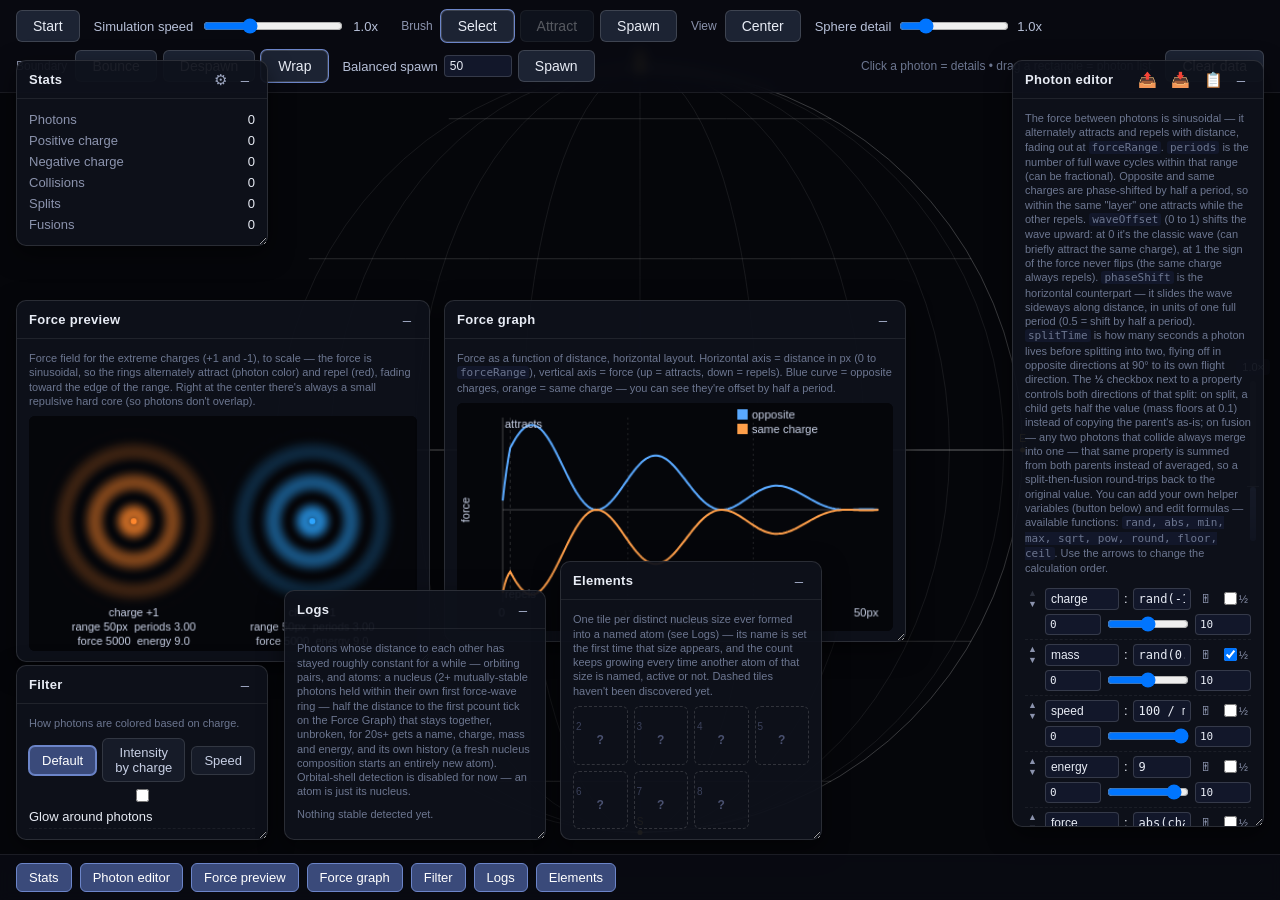
<file: index.html>
<!DOCTYPE html>
<html lang="en">
<head>
<meta charset="UTF-8">
<title>Photon Simulation</title>
<link rel="stylesheet" href="css/style.css">
</head>
<body>

<div id="topbar">
  <button id="toggleBtn">Start</button>
  <div id="speedRow">
    <label for="speed">Simulation speed</label>
    <input type="range" id="speed" min="0.1" max="3" step="0.1" value="1">
    <span id="speedVal">1.0x</span>
  </div>

  <div class="toolgroup" id="toolGroup">
    <span class="tg-label">Brush</span>
    <button class="tool-btn active" data-tool="select">Select</button>
    <button class="tool-btn" data-tool="attract" disabled title="Needs a flat screen&lt;-&gt;world mapping the 3D view doesn't have">Attract</button>
    <button class="tool-btn" data-tool="spawn">Spawn</button>
  </div>

  <div class="toolgroup hidden" id="chargeGroup">
    <span class="tg-label">Charge</span>
    <button class="charge-btn" data-charge="pos">+</button>
    <button class="charge-btn" data-charge="neg">–</button>
    <button class="charge-btn active" data-charge="all">all</button>
  </div>

  <div class="toolgroup" id="viewGroup">
    <span class="tg-label">View</span>
    <button class="tool-btn" id="centerViewBtn" title="Reset zoom so the whole sphere is back in view">Center</button>
  </div>

  <div class="toolgroup" id="meshDensityRow">
    <label for="meshDensity">Sphere detail</label>
    <input type="range" id="meshDensity" min="0.5" max="3" step="0.1" value="1">
    <span id="meshDensityVal">1.0x</span>
  </div>

  <div class="toolgroup" id="boundaryModeRow">
    <span class="tg-label">Boundary</span>
    <button class="tool-btn boundary-mode-btn" data-mode="bounce" title="Photons bounce elastically off the sphere's boundary">Bounce</button>
    <button class="tool-btn boundary-mode-btn" data-mode="off" title="No boundary force — photons that cross it despawn instead of bouncing or wrapping">Despawn</button>
    <button class="tool-btn boundary-mode-btn active" data-mode="wrap" title="Photons that exit reappear on the opposite side of the sphere, same direction (default)">Wrap</button>
  </div>

  <div class="toolgroup" id="balancedSpawnRow">
    <label for="balancedSpawnCount">Balanced spawn</label>
    <input type="number" id="balancedSpawnCount" min="2" max="3000" step="1" value="50">
    <button class="tool-btn" id="balancedSpawnBtn" title="Spawns this many photons at random points inside the sphere. Every one but the last uses the normal charge formula; the last one's charge is set to whatever brings this batch's total charge to exactly zero.">Spawn</button>
  </div>

  <div id="hint">Click a photon = details &nbsp;•&nbsp; drag a rectangle = photon list</div>

  <button id="clearDataBtn" title="Deletes saved editor settings and window size/position, restoring the defaults">Clear data</button>
</div>

<canvas id="sim"></canvas>

<div id="zoomIndicator">
  <div id="zoomLabel">1.0×</div>
  <div id="zoomTrack">
    <div id="zoomDefaultTick"></div>
    <div id="zoomFill"></div>
  </div>
</div>

<!-- left side: statistics + (contextual) selection list -->
<div class="window" id="winStats" style="top:60px; left:16px;">
  <div class="window-header">
    <span>Stats</span>
    <div class="window-btns">
      <button id="statConfigBtn" title="Stats settings">⚙</button>
      <button class="win-min" title="Minimize">–</button>
    </div>
  </div>
  <div class="window-body">
    <div class="row" data-stat-row="total"><span class="k">Photons</span><span class="v" id="statTotal">0</span></div>
    <div class="row" data-stat-row="pos"><span class="k">Positive charge</span><span class="v" id="statPos">0</span></div>
    <div class="row" data-stat-row="neg"><span class="k">Negative charge</span><span class="v" id="statNeg">0</span></div>
    <div class="row" data-stat-row="collisions"><span class="k">Collisions</span><span class="v" id="statCollisions">0</span></div>
    <div class="row" data-stat-row="splits"><span class="k">Splits</span><span class="v" id="statSplits">0</span></div>
    <div class="row" data-stat-row="fusions"><span class="k">Fusions</span><span class="v" id="statFusions">0</span></div>
    <div class="row" data-stat-row="avgSpeed"><span class="k">Average speed</span><span class="v" id="statAvgSpeed">0</span></div>
  </div>
</div>

<div class="window minimized" id="winStatConfig" style="top:60px; left:284px;">
  <div class="window-header">
    <span>Stats settings</span>
    <div class="window-btns">
      <button class="win-min" title="Minimize">–</button>
      <button class="win-close" title="Close">✕</button>
    </div>
  </div>
  <div class="window-body">
    <div class="field-hint">Choose which data to show in the Stats window.</div>
    <label class="var-row"><input type="checkbox" class="stat-toggle" data-stat="total" checked> Photons</label>
    <label class="var-row"><input type="checkbox" class="stat-toggle" data-stat="pos" checked> Positive charge</label>
    <label class="var-row"><input type="checkbox" class="stat-toggle" data-stat="neg" checked> Negative charge</label>
    <label class="var-row"><input type="checkbox" class="stat-toggle" data-stat="collisions" checked> Collisions</label>
    <label class="var-row"><input type="checkbox" class="stat-toggle" data-stat="splits" checked> Splits</label>
    <label class="var-row"><input type="checkbox" class="stat-toggle" data-stat="fusions" checked> Fusions</label>
    <label class="var-row"><input type="checkbox" class="stat-toggle" data-stat="avgSpeed"> Average speed</label>
  </div>
</div>

<div class="window minimized" id="winList" style="top:60px; left:400px;">
  <div class="window-header">
    <span>Selected photons</span>
    <div class="window-btns">
      <button class="win-min" title="Minimize">–</button>
      <button class="win-close" title="Close">✕</button>
    </div>
  </div>
  <div class="window-body">
    <table>
      <thead><tr>
        <th class="sortable" data-sort-key="id" title="Sort by #">#<span class="sort-arrow"></span></th>
        <th class="sortable" data-sort-key="charge" title="Sort by charge">Charge<span class="sort-arrow"></span></th>
        <th class="sortable" data-sort-key="speed" title="Sort by speed">Speed<span class="sort-arrow"></span></th>
        <th class="sortable" data-sort-key="energy" title="Sort by energy">Energy<span class="sort-arrow"></span></th>
        <th class="sortable" data-sort-key="mass" title="Sort by mass">Mass<span class="sort-arrow"></span></th>
        <th class="sortable" data-sort-key="force" title="Sort by force">Force<span class="sort-arrow"></span></th>
        <th class="sortable" data-sort-key="forceRange" title="Sort by range">Range<span class="sort-arrow"></span></th>
        <th></th>
      </tr></thead>
      <tbody id="listBody"></tbody>
    </table>
  </div>
</div>

<div class="window" id="winForce" style="top:300px; left:16px;">
  <div class="window-header">
    <span>Force preview</span>
    <div class="window-btns"><button class="win-min" title="Minimize">–</button></div>
  </div>
  <div class="window-body">
    <div class="field-hint">Force field for the extreme charges (+1 and -1), to scale — the force is sinusoidal, so the rings alternately attract (photon color) and repel (red), fading toward the edge of the range. Right at the center there's always a small repulsive hard core (so photons don't overlap).</div>
    <canvas id="forceCanvas" width="380" height="230"></canvas>
  </div>
</div>

<div class="window" id="winForceGraph" style="top:300px; left:444px;">
  <div class="window-header">
    <span>Force graph</span>
    <div class="window-btns"><button class="win-min" title="Minimize">–</button></div>
  </div>
  <div class="window-body">
    <div class="field-hint">Force as a function of distance, horizontal layout. Horizontal axis = distance in px (0 to <code>forceRange</code>), vertical axis = force (up = attracts, down = repels). Blue curve = opposite charges, orange = same charge — you can see they're offset by half a period.</div>
    <canvas id="forceGraphCanvas" width="420" height="220"></canvas>
  </div>
</div>

<!-- bottom: color filter -->
<div class="window" id="winFilter" style="bottom:60px; left:16px;">
  <div class="window-header">
    <span>Filter</span>
    <div class="window-btns"><button class="win-min" title="Minimize">–</button></div>
  </div>
  <div class="window-body">
    <div class="field-hint">How photons are colored based on charge.</div>
    <div class="toolgroup" id="colorModeGroup">
      <button class="tool-btn active" data-color-mode="default" title="Three flat colors, no gradient: negative = blue, 0 = white, positive = orange">Default</button>
      <button class="tool-btn" data-color-mode="intensity" title="Scale fitted to the current charge range: 0 = white, the strongest charge present = full saturation">Intensity by charge</button>
      <button class="tool-btn" data-color-mode="speed" title="White = fastest photon present, red = slowest — ranked by percentile, not raw value, so colors spread out evenly">Speed</button>
    </div>
    <label class="var-row"><input type="checkbox" id="glowToggle"> Glow around photons</label>
  </div>
</div>

<!-- bottom: log of stable orbits (pairs) and nucleus atoms -->
<div class="window" id="winOrbits" style="bottom:60px; left:284px;">
  <div class="window-header">
    <span>Logs</span>
    <div class="window-btns"><button class="win-min" title="Minimize">–</button></div>
  </div>
  <div class="window-body">
    <div class="field-hint">Photons whose distance to each other has stayed roughly constant for a while — orbiting pairs, and atoms: a nucleus (2+ mutually-stable photons held within their own first force-wave ring — half the distance to the first pcount tick on the Force Graph) that stays together, unbroken, for 20s+ gets a name, charge, mass and energy, and its own history (a fresh nucleus composition starts an entirely new atom). Orbital-shell detection is disabled for now — an atom is just its nucleus.</div>
    <div id="orbitsList"><div class="field-hint">Nothing stable detected yet.</div></div>
  </div>
</div>

<!-- bottom: periodic table of "elements" (atoms grouped by nucleus size) that
     have ever appeared, with how many times each has been formed -->
<div class="window" id="winPeriodic" style="bottom:60px; left:560px;">
  <div class="window-header">
    <span>Elements</span>
    <div class="window-btns"><button class="win-min" title="Minimize">–</button></div>
  </div>
  <div class="window-body">
    <div class="field-hint">One tile per distinct nucleus size ever formed into a named atom (see Logs) — its name is set the first time that size appears, and the count keeps growing every time another atom of that size is named, active or not. Dashed tiles haven't been discovered yet.</div>
    <div id="periodicGrid" class="periodic-grid"></div>
  </div>
</div>

<!-- right side: photon editor, (contextual) photon info -->
<div class="window" id="winEditor" style="top:60px; right:16px;">
  <div class="window-header">
    <span>Photon editor</span>
    <div class="window-btns">
      <button id="exportVarsBtn" title="Export variables to a CSV file">📤</button>
      <button id="importVarsBtn" title="Import variables from a CSV file">📥</button>
      <button id="copyVarsBtn" title="Copy variables to clipboard">📋</button>
      <button class="win-min" title="Minimize">–</button>
    </div>
  </div>
  <div class="window-body">
    <div class="field-hint">The force between photons is sinusoidal — it alternately attracts and repels with distance, fading out at <code>forceRange</code>. <code>periods</code> is the number of full wave cycles within that range (can be fractional). Opposite and same charges are phase-shifted by half a period, so within the same "layer" one attracts while the other repels. <code>waveOffset</code> (0 to 1) shifts the wave upward: at 0 it's the classic wave (can briefly attract the same charge), at 1 the sign of the force never flips (the same charge always repels). <code>phaseShift</code> is the horizontal counterpart — it slides the wave sideways along distance, in units of one full period (0.5 = shift by half a period). <code>splitTime</code> is how many seconds a photon lives before splitting into two, flying off in opposite directions at 90° to its own flight direction. The <b>½</b> checkbox next to a property controls both directions of that split: on split, a child gets half the value (mass floors at 0.1) instead of copying the parent's as-is; on fusion — any two photons that collide always merge into one — that same property is summed from both parents instead of averaged, so a split-then-fusion round-trips back to the original value. You can add your own helper variables (button below) and edit formulas — available functions: <code>rand, abs, min, max, sqrt, pow, round, floor, ceil</code>. Use the arrows to change the calculation order.</div>
    <div id="editorRows"></div>
    <button class="add-var-btn" id="addVarBtn">+ Add helper variable</button>
    <input type="file" id="importVarsInput" accept=".csv,text/csv" style="display:none">
  </div>
</div>

<!-- photon info windows are created dynamically (one per selected photon) — see openInfoWindow() -->
<!-- reactor windows are created dynamically (one per "Reactor" action) — see openReactor() -->

<div id="ctxMenu"><button id="ctxReactorBtn">⚛ Reactor</button></div>

<div id="dock">
  <button class="dock-icon active" id="dockStats">Stats</button>
  <button class="dock-icon active" id="dockEditor">Photon editor</button>
  <button class="dock-icon active" id="dockForce">Force preview</button>
  <button class="dock-icon active" id="dockForceGraph">Force graph</button>
  <button class="dock-icon active" id="dockFilter">Filter</button>
  <button class="dock-icon active" id="dockOrbits">Logs</button>
  <button class="dock-icon active" id="dockPeriodic">Elements</button>
</div>

<!-- classic (non-module) scripts sharing one global scope, so load order matters —
     this is the exact top-to-bottom order the code used to run in as one file. -->
<script src="js/core/world.js"></script>
<script src="js/core/photon.js"></script>
<script src="js/core/sphere3d.js"></script>
<script src="js/ui/render.js"></script>
<script src="js/ui/panels.js"></script>
<script src="js/ui/editor.js"></script>
<script src="js/ui/selection.js"></script>
<script src="js/reactor.js"></script>
<script src="js/ui/window-manager.js"></script>
<script src="js/ui/controls.js"></script>
</body>
</html>
</file>
<file: css/style.css>
html, body {
    margin: 0; padding: 0; overflow: hidden;
    background: #05060a;
    font-family: -apple-system, "Segoe UI", Roboto, Arial, sans-serif;
    color: #e8ecf5;
  }
  #sim { position: fixed; inset: 0; display: block; z-index: 0; }

  /* --- overlay UI: sits above the simulation, never touches its state --- */
  #topbar {
    position: fixed; top: 0; left: 0; right: 0;
    display: flex; align-items: center; gap: 14px; flex-wrap: wrap; row-gap: 8px;
    padding: 10px 16px;
    background: rgba(10, 12, 20, 0.72);
    backdrop-filter: blur(6px);
    border-bottom: 1px solid rgba(255,255,255,0.08);
    z-index: 20;
    user-select: none;
  }
  #topbar button {
    background: #1c2333; color: #e8ecf5; border: 1px solid rgba(255,255,255,0.15);
    border-radius: 6px; padding: 7px 16px; font-size: 14px; cursor: pointer;
  }
  #topbar button:hover { background: #2a3350; }
  #speedRow { display: flex; align-items: center; gap: 8px; font-size: 13px; color: #b7c0d8; }
  #speedRow input[type=range] { width: 140px; }
  #speedVal { min-width: 34px; display: inline-block; }
  #meshDensityRow { font-size: 13px; color: #b7c0d8; }
  #meshDensityRow input[type=range] { width: 110px; }
  #meshDensityVal { min-width: 34px; display: inline-block; }
  #balancedSpawnRow { font-size: 13px; color: #b7c0d8; }
  #balancedSpawnCount {
    width: 56px; background: #12172a; border: 1px solid rgba(255,255,255,0.15);
    border-radius: 4px; color: #e8ecf5; padding: 3px 5px; font-size: 12px;
  }
  #hint { margin-left: auto; font-size: 12px; color: #6c7690; }
  #clearDataBtn {
    background: #3a1c1c; color: #ffb4b4; border: 1px solid rgba(255,107,107,0.35);
  }
  #clearDataBtn:hover { background: #522525; }

  .toolgroup { display: flex; align-items: center; gap: 6px; }
  .tg-label { font-size: 12px; color: #8b93ad; margin-right: 2px; }
  .tool-btn, .charge-btn {
    background: #161b28; color: #c7cfe4; border: 1px solid rgba(255,255,255,0.12);
    border-radius: 6px; padding: 6px 12px; font-size: 13px; cursor: pointer;
  }
  .tool-btn:hover, .charge-btn:hover { background: #232b42; }
  .tool-btn:disabled, .charge-btn:disabled { opacity: .35; cursor: default; }
  .tool-btn:disabled:hover, .charge-btn:disabled:hover { background: #161b28; }
  .tool-btn.active, .charge-btn.active { background: #3a4a7a; border-color: #6c85c9; color: #fff; box-shadow: 0 0 0 1px #6c85c9; }
  .charge-btn { padding: 6px 10px; min-width: 30px; text-align: center; }
  .charge-btn-size { padding: 6px 10px; min-width: 30px; text-align: center; }

  /* --- floating windows: draggable, minimizable --- */
  .window {
    position: fixed; z-index: 30;
    background: rgba(14, 17, 27, 0.94);
    border: 1px solid rgba(255,255,255,0.12);
    border-radius: 10px;
    box-shadow: 0 8px 24px rgba(0,0,0,0.5);
    width: 250px;
    font-size: 13px;
    display: flex; flex-direction: column;
    max-height: 85vh; max-width: 92vw;
    min-width: 190px; min-height: 90px;
    resize: both; overflow: hidden;
  }
  .window.minimized { display: none !important; }
  .window-header {
    display: flex; justify-content: space-between; align-items: center;
    padding: 8px 12px; border-bottom: 1px solid rgba(255,255,255,0.08);
    font-weight: 600; letter-spacing: .3px;
    cursor: grab; user-select: none; flex-shrink: 0;
  }
  .window-header:active { cursor: grabbing; }
  .window-btns { display: flex; gap: 2px; }
  .window-btns button {
    background: none; border: none; color: #9aa3bd; font-size: 15px; cursor: pointer;
    line-height: 1; padding: 3px 6px; border-radius: 4px;
  }
  .window-btns button:hover { color: #fff; background: rgba(255,255,255,0.08); }
  .reactor-view { font-size: 10px !important; font-weight: 600; }
  .reactor-view.active { color: #fff; background: rgba(108,133,201,0.35); }
  .reactor-field-toggle { font-size: 12px !important; font-weight: 700; }
  .reactor-field-toggle[data-sign="1"].active { color: #fff; background: rgba(255,153,45,0.35); }
  .reactor-field-toggle[data-sign="-1"].active { color: #fff; background: rgba(69,130,255,0.35); }
  .field-filter-btn.active[data-sign="pos"] { color: #fff; background: rgba(255,153,45,0.35); border-color: rgba(255,153,45,0.6); box-shadow: none; }
  .field-filter-btn.active[data-sign="neg"] { color: #fff; background: rgba(69,130,255,0.35); border-color: rgba(69,130,255,0.6); box-shadow: none; }
  .window-body { padding: 10px 12px; overflow-y: auto; flex: 1 1 auto; min-height: 0; }

  .row { display: flex; justify-content: space-between; padding: 3px 0; gap: 12px; }
  .row .k { color: #8b93ad; }
  .row .v { font-variant-numeric: tabular-nums; }
  .swatch { display: inline-block; width: 10px; height: 10px; border-radius: 50%; margin-right: 6px; }

  #winOrbits { width: 260px; }
  .orbit-row { cursor: pointer; margin: 0 -12px; padding: 3px 12px; }
  .orbit-row:hover { background: rgba(255,255,255,0.06); }
  .orbit-row.ended { opacity: 0.6; }
  .orbit-range { color: #6c7690; font-size: 11px; }
  .orbit-actions { display: flex; gap: 4px; flex-shrink: 0; align-items: center; }
  .orbit-action-btn {
    background: none; border: 1px solid rgba(255,255,255,0.15); color: #c7cfe4;
    border-radius: 4px; padding: 1px 6px; font-size: 12px; line-height: 1.5; cursor: pointer;
  }
  .orbit-action-btn:hover { background: rgba(255,255,255,0.08); color: #fff; }
  .orbit-action-btn.active { background: rgba(108,133,201,0.35); border-color: #6c85c9; color: #fff; }
  .fusion-expand { display: inline-block; color: #8b93ad; transition: transform 0.1s; }
  .fusion-expand.open { transform: rotate(90deg); }
  .fusion-history { margin: 0 -12px 4px; padding: 2px 12px 2px 28px; background: rgba(255,255,255,0.03); }
  .fusion-history .row { padding: 2px 0; font-size: 12px; }

  #winList { width: 620px; }
  #winList table { border-collapse: collapse; width: 100%; }
  #winList .window-body { padding: 4px 0; overflow-x: auto; }
  #winList th, #winList td { text-align: left; padding: 5px 10px; font-size: 12px; white-space: nowrap; }
  #winList th { color: #8b93ad; font-weight: 500; border-bottom: 1px solid rgba(255,255,255,0.08); position: sticky; top: 0; background: rgba(14,17,27,0.98); }
  #winList tr.pick { cursor: pointer; }
  #winList tr.pick:hover { background: rgba(255,255,255,0.06); }
  #winList tr.row-open { background: rgba(108,133,201,0.18); box-shadow: inset 3px 0 0 #6c85c9; }
  #winList tr.row-open:hover { background: rgba(108,133,201,0.28); }
  #winList th.sortable { cursor: pointer; user-select: none; }
  #winList th.sortable:hover { color: #e8ecf5; }
  #winList .sort-arrow { display: inline-block; width: 10px; margin-left: 2px; font-size: 9px; color: #6c85c9; }

  #winForce { width: 412px; }
  #forceCanvas { display: block; width: 100%; height: auto; background: #05060a; border-radius: 6px; margin-top: 6px; }

  #winForceGraph { width: 460px; }
  #forceGraphCanvas { display: block; width: 100%; height: auto; background: #05060a; border-radius: 6px; margin-top: 6px; }

  #winPeriodic { width: 260px; }
  .periodic-grid { display: grid; grid-template-columns: repeat(4, 1fr); gap: 6px; }
  .periodic-tile {
    display: flex; flex-direction: column; align-items: center; justify-content: center;
    aspect-ratio: 1; border-radius: 6px; padding: 4px 2px;
    border: 1px dashed rgba(255,255,255,0.15); color: #4a5170;
  }
  .periodic-tile.discovered {
    border: 1px solid #6c85c9; background: rgba(108,133,201,0.15); color: #e8ecf5;
  }
  .periodic-num { font-size: 10px; align-self: flex-start; opacity: 0.75; }
  .periodic-name { font-size: 12px; font-weight: 600; margin: 2px 0; text-align: center; line-height: 1.1; }
  .periodic-count { font-size: 10px; color: #8b93ad; }
  .periodic-tile.discovered .periodic-count { color: #a8b3d6; }

  .field-hint { color: #6c7690; font-size: 11px; margin: 2px 0 8px; line-height: 1.3; }
  .field-hint code { background: #12172a; border-radius: 3px; padding: 0 3px; }

  .var-row { display: flex; flex-direction: column; gap: 4px; padding: 4px 0; border-bottom: 1px dashed rgba(255,255,255,0.06); }
  .var-row-main { display: flex; align-items: center; gap: 5px; }
  .var-order { display: flex; flex-direction: column; flex-shrink: 0; }
  .var-order button { background: none; border: none; color: #8b93ad; font-size: 9px; line-height: 1; cursor: pointer; padding: 1px 3px; }
  .var-order button:hover:not(:disabled) { color: #fff; }
  .var-order button:disabled { opacity: .25; cursor: default; }
  .var-name, .var-expr {
    background: #12172a; border: 1px solid rgba(255,255,255,0.15);
    border-radius: 4px; color: #e8ecf5; padding: 3px 5px; font-size: 12px;
  }
  .var-name { width: 62px; flex-shrink: 0; }
  .var-expr { flex: 1; min-width: 0; font-family: ui-monospace, "SF Mono", Menlo, monospace; }
  .var-expr.err { border-color: #ff6b6b; }
  .var-del {
    background: none; border: none; color: #8b93ad; font-size: 12px; cursor: pointer;
    flex-shrink: 0; padding: 2px 4px; border-radius: 4px;
  }
  .var-del:hover { color: #ff6b6b; background: rgba(255,107,107,0.12); }

  .var-expr[readonly] { color: #9aa3bd; cursor: default; }
  .var-slider-toggle {
    background: none; border: none; color: #8b93ad; font-size: 12px; cursor: pointer;
    flex-shrink: 0; padding: 2px 4px; border-radius: 4px;
  }
  .var-slider-toggle:hover, .var-slider-toggle.active { color: #fff; background: rgba(108,133,201,0.25); }
  .var-halve {
    display: flex; align-items: center; gap: 2px; flex-shrink: 0;
    color: #8b93ad; font-size: 11px; cursor: pointer; padding: 2px 3px; border-radius: 4px;
  }
  .var-halve:hover { color: #fff; background: rgba(108,133,201,0.15); }
  .var-halve input { margin: 0; cursor: pointer; }
  .var-slider-group { display: flex; align-items: center; gap: 4px; margin-left: 20px; }
  .var-min, .var-max {
    background: #12172a; border: 1px solid rgba(255,255,255,0.15);
    border-radius: 4px; color: #e8ecf5; padding: 3px 4px; font-size: 11px;
    width: 46px; flex-shrink: 0; font-family: ui-monospace, "SF Mono", Menlo, monospace;
  }
  .var-range { flex: 1; min-width: 0; }
  .add-var-btn {
    width: 100%; margin-top: 6px; background: #161b28; color: #9aa3bd;
    border: 1px dashed rgba(255,255,255,0.2); border-radius: 6px;
    padding: 6px; font-size: 12px; cursor: pointer;
  }
  .add-var-btn:hover { background: #232b42; color: #e8ecf5; }

  /* --- bottom dock --- */
  #dock {
    position: fixed; bottom: 0; left: 0; right: 0; z-index: 40;
    display: flex; align-items: center; gap: 8px; flex-wrap: wrap;
    padding: 8px 16px;
    background: rgba(10, 12, 20, 0.82);
    backdrop-filter: blur(6px);
    border-top: 1px solid rgba(255,255,255,0.08);
    min-height: 20px;
  }
  .dock-icon {
    background: #161b28; color: #8b93ad; border: 1px solid rgba(255,255,255,0.12);
    border-radius: 6px; padding: 6px 12px; font-size: 13px; cursor: pointer;
  }
  .dock-icon:hover { background: #232b42; color: #e8ecf5; }
  .dock-icon.active { background: #3a4a7a; border-color: #6c85c9; color: #fff; }

  .hidden { display: none !important; }

  /* --- right-click context menu (list rows) --- */
  #ctxMenu {
    position: fixed; z-index: 50; display: none;
    background: rgba(14, 17, 27, 0.98); border: 1px solid rgba(255,255,255,0.15);
    border-radius: 6px; box-shadow: 0 8px 24px rgba(0,0,0,0.5);
    padding: 4px; min-width: 130px;
  }
  #ctxMenu.open { display: block; }
  #ctxMenu button {
    display: block; width: 100%; text-align: left;
    background: none; border: none; color: #c7cfe4;
    padding: 7px 10px; border-radius: 4px; font-size: 13px; cursor: pointer;
  }
  #ctxMenu button:hover { background: #232b42; color: #fff; }

  /* --- reactor windows: small isolated preview of a chosen photon subset --- */
  .reactor-window { width: 222px; }
  .reactor-window .window-body { padding: 0; }
  .reactor-window canvas { display: block; background: #05060a; }

  /* --- zoom indicator: vertical gauge, right edge, purely informational --- */
  #zoomIndicator {
    position: fixed; right: 10px; top: 50%; transform: translateY(-50%);
    z-index: 15; display: flex; flex-direction: column; align-items: center; gap: 6px;
    pointer-events: none; user-select: none;
  }
  #zoomLabel {
    font-size: 11px; color: #c7cfe4; font-variant-numeric: tabular-nums;
    background: rgba(10,12,20,0.65); padding: 2px 6px; border-radius: 4px;
  }
  #zoomTrack {
    width: 6px; height: 160px; background: rgba(255,255,255,0.12);
    border-radius: 3px; position: relative; overflow: visible;
  }
  #zoomFill {
    position: absolute; left: 0; right: 0; bottom: 0; height: 0%;
    background: linear-gradient(180deg, #8fa6e8, #3a4a7a);
    border-radius: 3px;
  }
  #zoomDefaultTick {
    position: absolute; left: -3px; right: -3px; height: 1px;
    background: rgba(255,255,255,0.45);
  }
</file>
